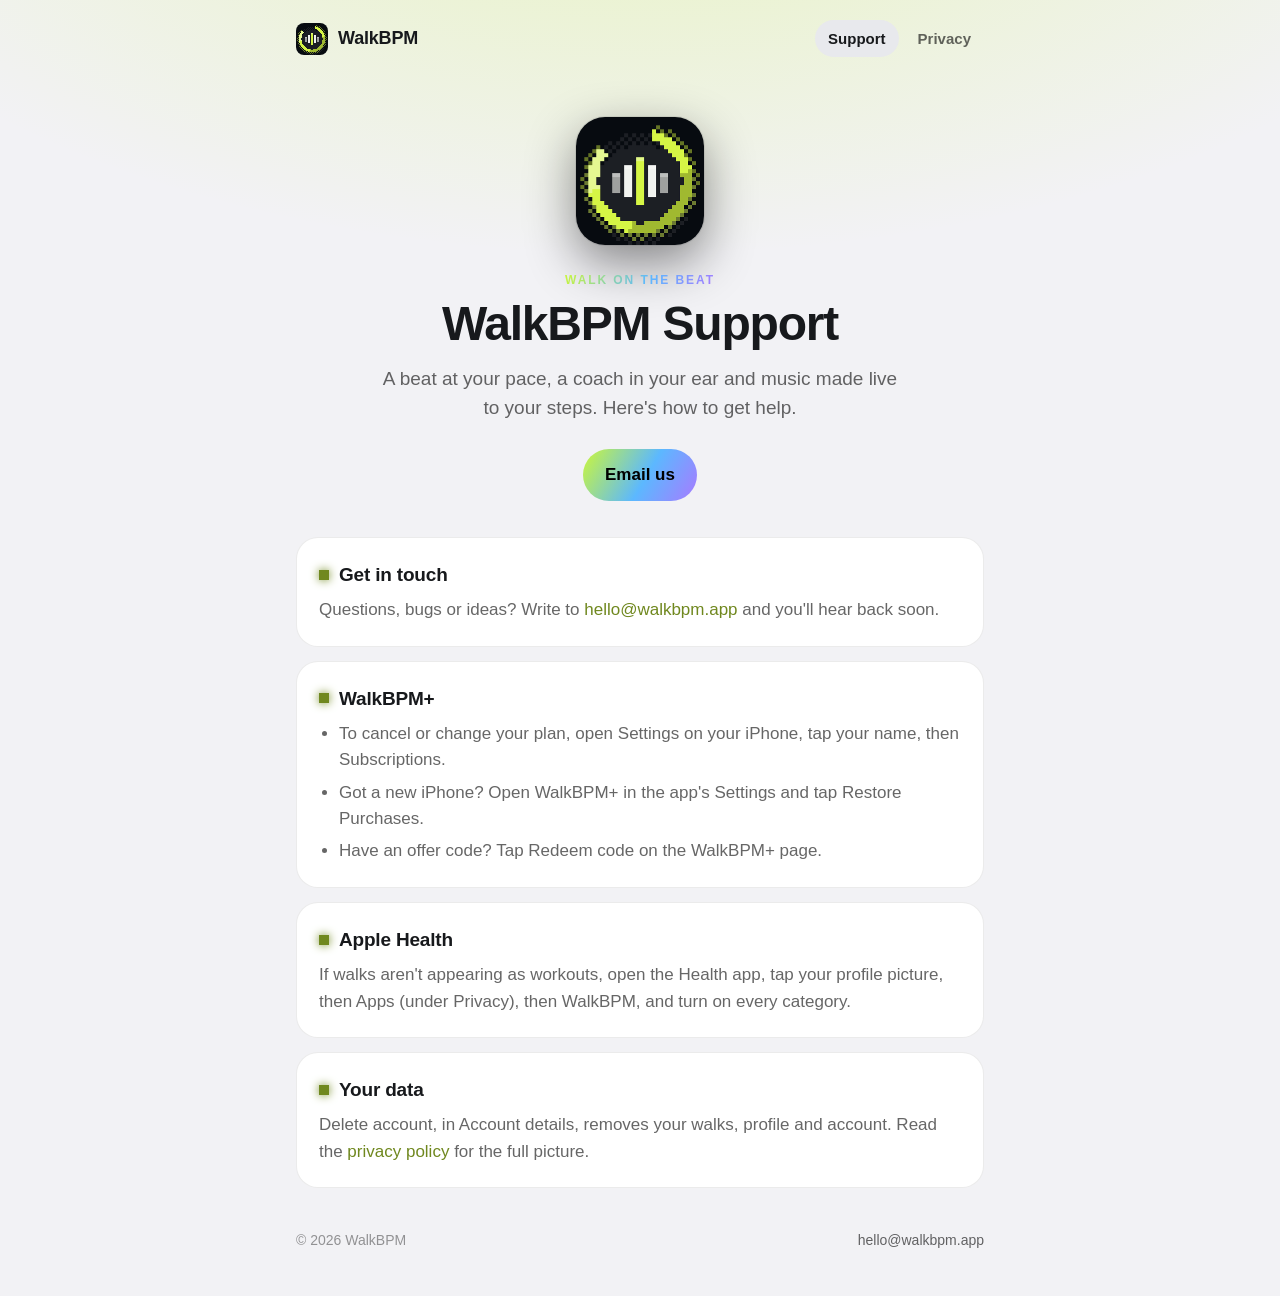
<file: index.html>
<!doctype html>
<html lang="en">
<head>
  <meta charset="utf-8">
  <meta name="viewport" content="width=device-width, initial-scale=1">
  <title>WalkBPM Support</title>
  <meta name="description" content="Help with WalkBPM, the app that keeps your walks on the beat.">
  <meta name="theme-color" content="#121315">
  <link rel="icon" type="image/png" href="favicon.png">
  <link rel="apple-touch-icon" href="apple-touch-icon.png">
  <link rel="stylesheet" href="style.css">
</head>
<body>
  <div class="wrap">
    <header class="top">
      <a class="brand" href="./"><img class="pixel" src="icon.png" alt="">WalkBPM</a>
      <nav class="nav" aria-label="Pages">
        <a href="./" aria-current="page">Support</a>
        <a href="privacy.html">Privacy</a>
      </nav>
    </header>
    <main>
      <section class="hero">
        <img class="icon pixel" src="icon.png" alt="The WalkBPM app icon">
        <div class="eyebrow">Walk on the beat</div>
        <h1>WalkBPM Support</h1>
        <p class="lede">A beat at your pace, a coach in your ear and music made live to your steps. Here's how to get help.</p>
        <a class="pill" href="mailto:hello@walkbpm.app">Email us</a>
      </section>
      <div class="cards">
      <article class="card">
        <h2><span class="dot" aria-hidden="true"></span>Get in touch</h2>
        <p>Questions, bugs or ideas? Write to <a href="mailto:hello@walkbpm.app">hello@walkbpm.app</a> and you'll hear back soon.</p>
      </article>
      <article class="card">
        <h2><span class="dot" aria-hidden="true"></span>WalkBPM+</h2>
        <ul>
          <li>To cancel or change your plan, open Settings on your iPhone, tap your name, then Subscriptions.</li>
          <li>Got a new iPhone? Open WalkBPM+ in the app's Settings and tap Restore Purchases.</li>
          <li>Have an offer code? Tap Redeem code on the WalkBPM+ page.</li>
        </ul>
      </article>
      <article class="card">
        <h2><span class="dot" aria-hidden="true"></span>Apple Health</h2>
        <p>If walks aren't appearing as workouts, open the Health app, tap your profile picture, then Apps (under Privacy), then WalkBPM, and turn on every category.</p>
      </article>
      <article class="card">
        <h2><span class="dot" aria-hidden="true"></span>Your data</h2>
        <p>Delete account, in Account details, removes your walks, profile and account. Read the <a href="privacy.html">privacy policy</a> for the full picture.</p>
      </article>
      </div>
    </main>
    <footer class="foot">
      <span>© 2026 WalkBPM</span>
      <a href="mailto:hello@walkbpm.app">hello@walkbpm.app</a>
    </footer>
  </div>
</body>
</html>
</file>
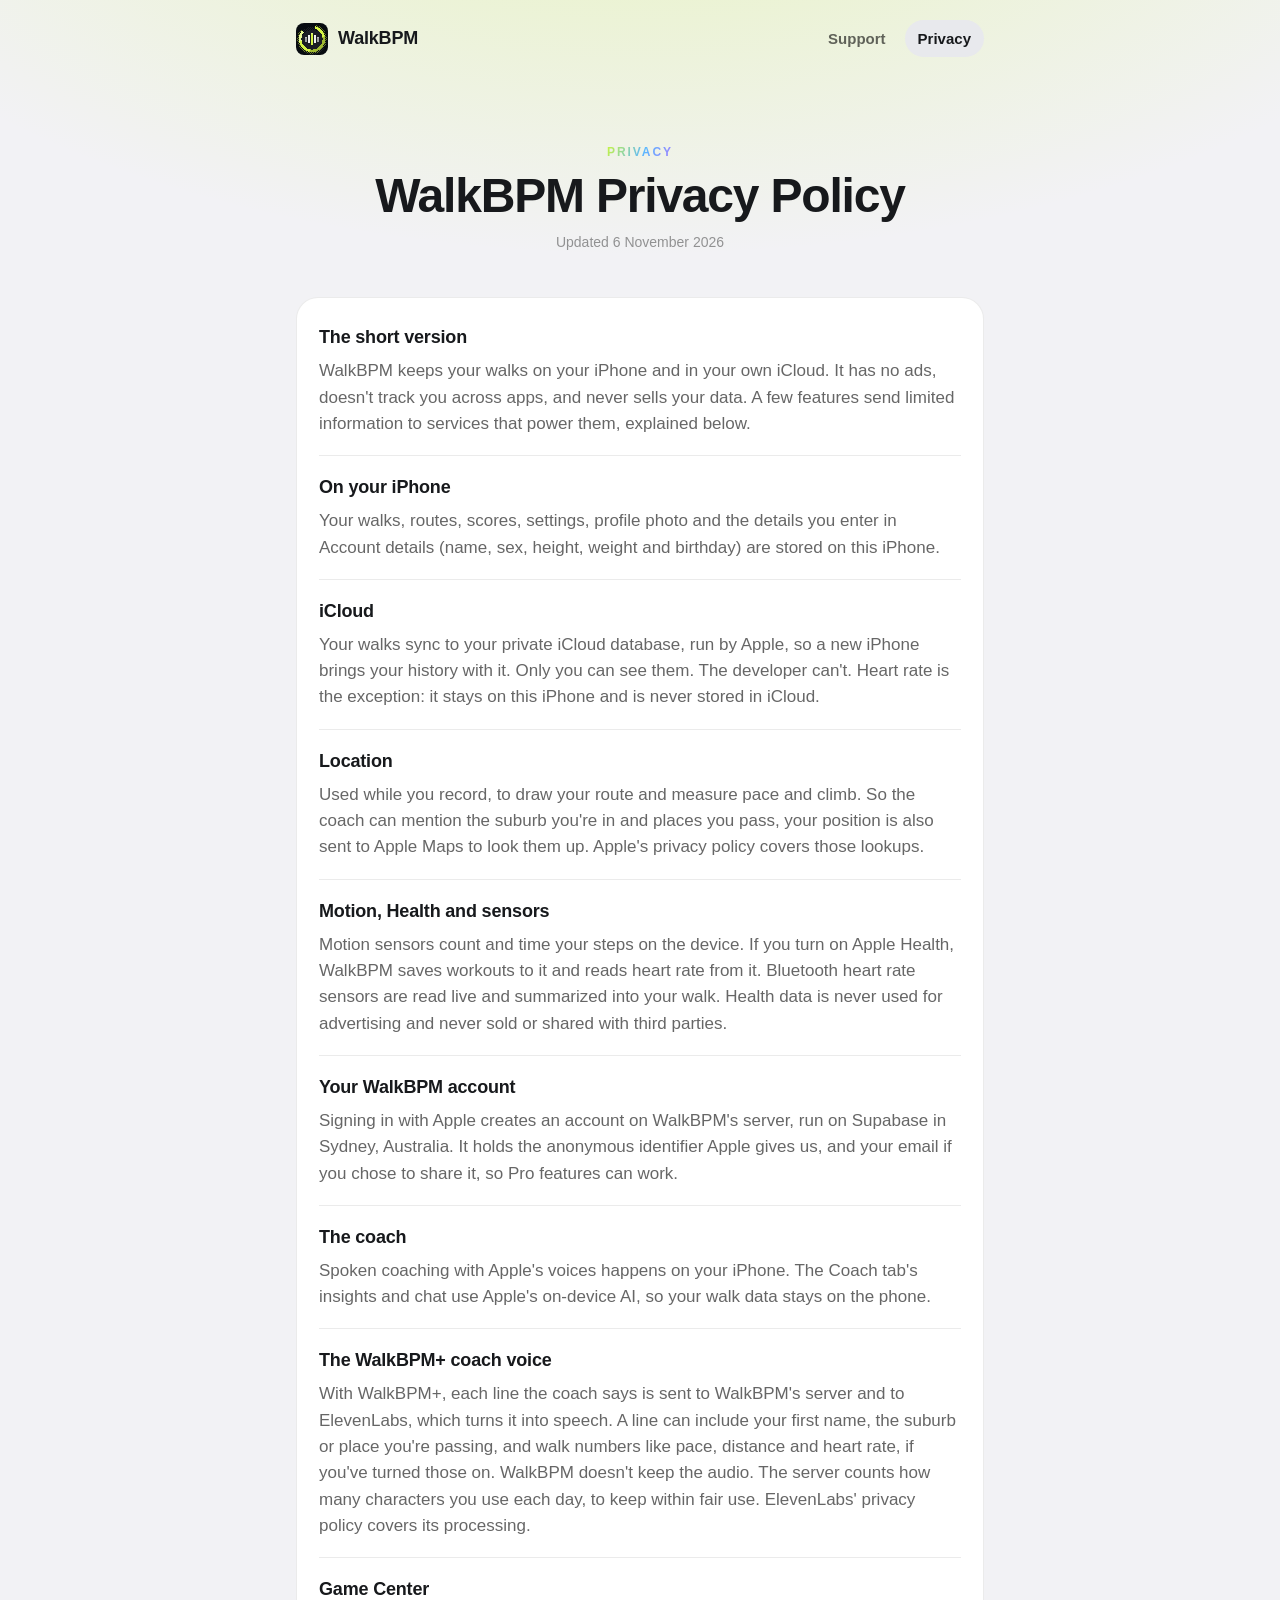
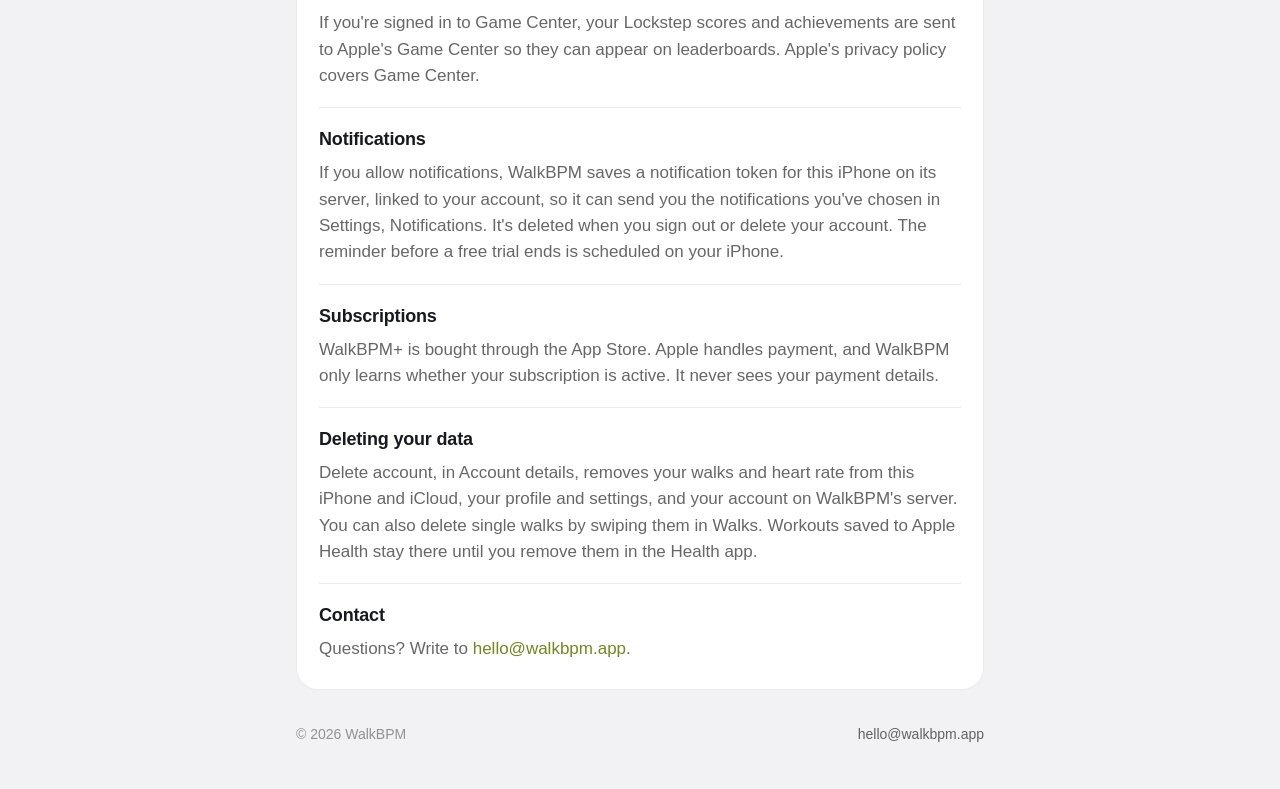
<file: privacy.html>
<!doctype html>
<html lang="en">
<head>
  <meta charset="utf-8">
  <meta name="viewport" content="width=device-width, initial-scale=1">
  <title>WalkBPM Privacy Policy</title>
  <meta name="description" content="What WalkBPM keeps on your iPhone, and the little it sends anywhere else.">
  <meta name="theme-color" content="#121315">
  <link rel="icon" type="image/png" href="favicon.png">
  <link rel="apple-touch-icon" href="apple-touch-icon.png">
  <link rel="stylesheet" href="style.css">
</head>
<body>
  <div class="wrap">
    <header class="top">
      <a class="brand" href="./"><img class="pixel" src="icon.png" alt="">WalkBPM</a>
      <nav class="nav" aria-label="Pages">
        <a href="./">Support</a>
        <a href="privacy.html" aria-current="page">Privacy</a>
      </nav>
    </header>
    <main>
      <section class="hero">
        <div class="eyebrow">Privacy</div>
        <h1>WalkBPM Privacy Policy</h1>
        <p class="updated">Updated 6 November 2026</p>
      </section>
      <div class="doc">
        <div class="card">
          <section>
            <h2>The short version</h2>
            <p>WalkBPM keeps your walks on your iPhone and in your own iCloud. It has no ads, doesn&#x27;t track you across apps, and never sells your data. A few features send limited information to services that power them, explained below.</p>
          </section>
          <section>
            <h2>On your iPhone</h2>
            <p>Your walks, routes, scores, settings, profile photo and the details you enter in Account details (name, sex, height, weight and birthday) are stored on this iPhone.</p>
          </section>
          <section>
            <h2>iCloud</h2>
            <p>Your walks sync to your private iCloud database, run by Apple, so a new iPhone brings your history with it. Only you can see them. The developer can&#x27;t. Heart rate is the exception: it stays on this iPhone and is never stored in iCloud.</p>
          </section>
          <section>
            <h2>Location</h2>
            <p>Used while you record, to draw your route and measure pace and climb. So the coach can mention the suburb you&#x27;re in and places you pass, your position is also sent to Apple Maps to look them up. Apple&#x27;s privacy policy covers those lookups.</p>
          </section>
          <section>
            <h2>Motion, Health and sensors</h2>
            <p>Motion sensors count and time your steps on the device. If you turn on Apple Health, WalkBPM saves workouts to it and reads heart rate from it. Bluetooth heart rate sensors are read live and summarized into your walk. Health data is never used for advertising and never sold or shared with third parties.</p>
          </section>
          <section>
            <h2>Your WalkBPM account</h2>
            <p>Signing in with Apple creates an account on WalkBPM&#x27;s server, run on Supabase in Sydney, Australia. It holds the anonymous identifier Apple gives us, and your email if you chose to share it, so Pro features can work.</p>
          </section>
          <section>
            <h2>The coach</h2>
            <p>Spoken coaching with Apple&#x27;s voices happens on your iPhone. The Coach tab&#x27;s insights and chat use Apple&#x27;s on-device AI, so your walk data stays on the phone.</p>
          </section>
          <section>
            <h2>The WalkBPM+ coach voice</h2>
            <p>With WalkBPM+, each line the coach says is sent to WalkBPM&#x27;s server and to ElevenLabs, which turns it into speech. A line can include your first name, the suburb or place you&#x27;re passing, and walk numbers like pace, distance and heart rate, if you&#x27;ve turned those on. WalkBPM doesn&#x27;t keep the audio. The server counts how many characters you use each day, to keep within fair use. ElevenLabs&#x27; privacy policy covers its processing.</p>
          </section>
          <section>
            <h2>Game Center</h2>
            <p>If you&#x27;re signed in to Game Center, your Lockstep scores and achievements are sent to Apple&#x27;s Game Center so they can appear on leaderboards. Apple&#x27;s privacy policy covers Game Center.</p>
          </section>
          <section>
            <h2>Notifications</h2>
            <p>If you allow notifications, WalkBPM saves a notification token for this iPhone on its server, linked to your account, so it can send you the notifications you&#x27;ve chosen in Settings, Notifications. It&#x27;s deleted when you sign out or delete your account. The reminder before a free trial ends is scheduled on your iPhone.</p>
          </section>
          <section>
            <h2>Subscriptions</h2>
            <p>WalkBPM+ is bought through the App Store. Apple handles payment, and WalkBPM only learns whether your subscription is active. It never sees your payment details.</p>
          </section>
          <section>
            <h2>Deleting your data</h2>
            <p>Delete account, in Account details, removes your walks and heart rate from this iPhone and iCloud, your profile and settings, and your account on WalkBPM&#x27;s server. You can also delete single walks by swiping them in Walks. Workouts saved to Apple Health stay there until you remove them in the Health app.</p>
          </section>
          <section>
            <h2>Contact</h2>
            <p>Questions? Write to <a href="mailto:hello@walkbpm.app">hello@walkbpm.app</a>.</p>
          </section>
        </div>
      </div>
    </main>
    <footer class="foot">
      <span>© 2026 WalkBPM</span>
      <a href="mailto:hello@walkbpm.app">hello@walkbpm.app</a>
    </footer>
  </div>
</body>
</html>
</file>
<file: style.css>
/* WalkBPM site. Colours match the app: Theme.swift and CoachPalette. */
:root {
  --bg: #121315;
  --card: #1f2024;
  --raised: #292a2e;
  --stroke: rgba(255, 255, 255, 0.06);
  --text: #ffffff;
  --muted: rgba(255, 255, 255, 0.6);
  --faint: rgba(255, 255, 255, 0.38);
  --accent: #ccf738;
  --blue: #5cb8ff;
  --purple: #a87aff;
  --gradient: linear-gradient(120deg, #ccf738, #5cb8ff 55%, #a87aff);
  --glow: rgba(204, 247, 56, 0.16);
  color-scheme: dark;
}

/* Light, the same way the app does it: same bones, deepened accent. */
@media (prefers-color-scheme: light) {
  :root:not([data-theme="dark"]) {
    --bg: #f2f2f5;
    --card: #ffffff;
    --raised: #e8e9ed;
    --stroke: rgba(0, 0, 0, 0.08);
    --text: #17191c;
    --muted: rgba(0, 0, 0, 0.6);
    --faint: rgba(0, 0, 0, 0.4);
    --accent: #70881f;
    --glow: rgba(204, 247, 56, 0.3);
    color-scheme: light;
  }
}

* { box-sizing: border-box; }

html { -webkit-text-size-adjust: 100%; }

body {
  margin: 0;
  min-height: 100vh;
  background:
    radial-gradient(80rem 40rem at 50% -12rem, var(--glow), transparent 70%),
    var(--bg);
  color: var(--text);
  font: 17px/1.55 -apple-system, BlinkMacSystemFont, "SF Pro Text", "Segoe UI", Roboto, sans-serif;
  -webkit-font-smoothing: antialiased;
}

a { color: var(--accent); text-decoration: none; }
a:hover { text-decoration: underline; }

.wrap { max-width: 720px; margin: 0 auto; padding: 0 16px; }

/* Header */
.top {
  display: flex;
  align-items: center;
  justify-content: space-between;
  gap: 12px;
  padding: 20px 0;
}
.brand {
  display: flex;
  align-items: center;
  gap: 10px;
  color: var(--text);
  font-weight: 700;
  font-size: 18px;
  letter-spacing: -0.01em;
}
.brand:hover { text-decoration: none; }
.brand img { width: 32px; height: 32px; border-radius: 8px; }
.nav { display: flex; gap: 6px; }
.nav a {
  color: var(--muted);
  font-size: 15px;
  font-weight: 600;
  padding: 7px 13px;
  border-radius: 999px;
}
.nav a:hover { color: var(--text); background: var(--raised); text-decoration: none; }
.nav a[aria-current="page"] { color: var(--text); background: var(--raised); }

/* Pixel art stays crisp, like the badges in the app. */
.pixel { image-rendering: pixelated; image-rendering: crisp-edges; }

/* Hero */
.hero { text-align: center; padding: 40px 0 36px; }
.hero .icon {
  display: block;
  margin: 0 auto;
  width: 128px;
  height: 128px;
  border-radius: 29px;
  box-shadow: 0 18px 50px rgba(0, 0, 0, 0.45), 0 0 0 1px var(--stroke);
}
.eyebrow {
  display: inline-block;
  margin: 26px 0 8px;
  font-size: 12px;
  font-weight: 800;
  letter-spacing: 0.16em;
  text-transform: uppercase;
  background: var(--gradient);
  -webkit-background-clip: text;
  background-clip: text;
  color: transparent;
}
h1 {
  margin: 0;
  overflow-wrap: break-word;
  font-size: clamp(34px, 7vw, 48px);
  line-height: 1.08;
  letter-spacing: -0.025em;
}
.lede {
  max-width: 520px;
  margin: 14px auto 0;
  color: var(--muted);
  font-size: 19px;
}
.pill {
  display: inline-flex;
  align-items: center;
  gap: 8px;
  margin-top: 26px;
  padding: 13px 22px;
  border-radius: 999px;
  background: var(--gradient);
  color: #000;
  font-weight: 700;
}
.pill:hover { text-decoration: none; filter: brightness(1.06); }

/* Cards */
.cards { display: grid; gap: 14px; padding-bottom: 8px; }
.card {
  background: var(--card);
  border: 1px solid var(--stroke);
  border-radius: 22px;
  padding: 22px;
}
.card h2 {
  display: flex;
  align-items: center;
  gap: 10px;
  margin: 0 0 8px;
  font-size: 19px;
  letter-spacing: -0.01em;
}
.card h2 .dot {
  width: 10px;
  height: 10px;
  flex: none;
  background: var(--accent);
  box-shadow: 0 0 10px var(--accent);
}
.card p, .card li { margin: 0; color: var(--muted); }
.card p + p { margin-top: 10px; }
.card ul { margin: 0; padding-left: 20px; }
.card li + li { margin-top: 6px; }

/* Long reading, like the privacy policy */
.doc { padding: 8px 0 0; }
.doc .card { padding: 8px 22px; }
.doc section { padding: 18px 0; border-top: 1px solid var(--stroke); }
.doc section:first-child { border-top: 0; }
.doc h2 { margin: 0 0 6px; font-size: 18px; }
.doc p { margin: 0; color: var(--muted); }
.updated { margin: 10px 0 0; color: var(--faint); font-size: 14px; }

/* Footer */
.foot {
  display: flex;
  flex-wrap: wrap;
  justify-content: space-between;
  gap: 8px 16px;
  padding: 34px 0 44px;
  color: var(--faint);
  font-size: 14px;
}
.foot a { color: var(--muted); }

@media (max-width: 480px) {
  .hero { padding-top: 24px; }
  .hero .icon { width: 104px; height: 104px; border-radius: 24px; }
  .card { padding: 18px; }
  .doc .card { padding: 4px 18px; }
}
</file>
